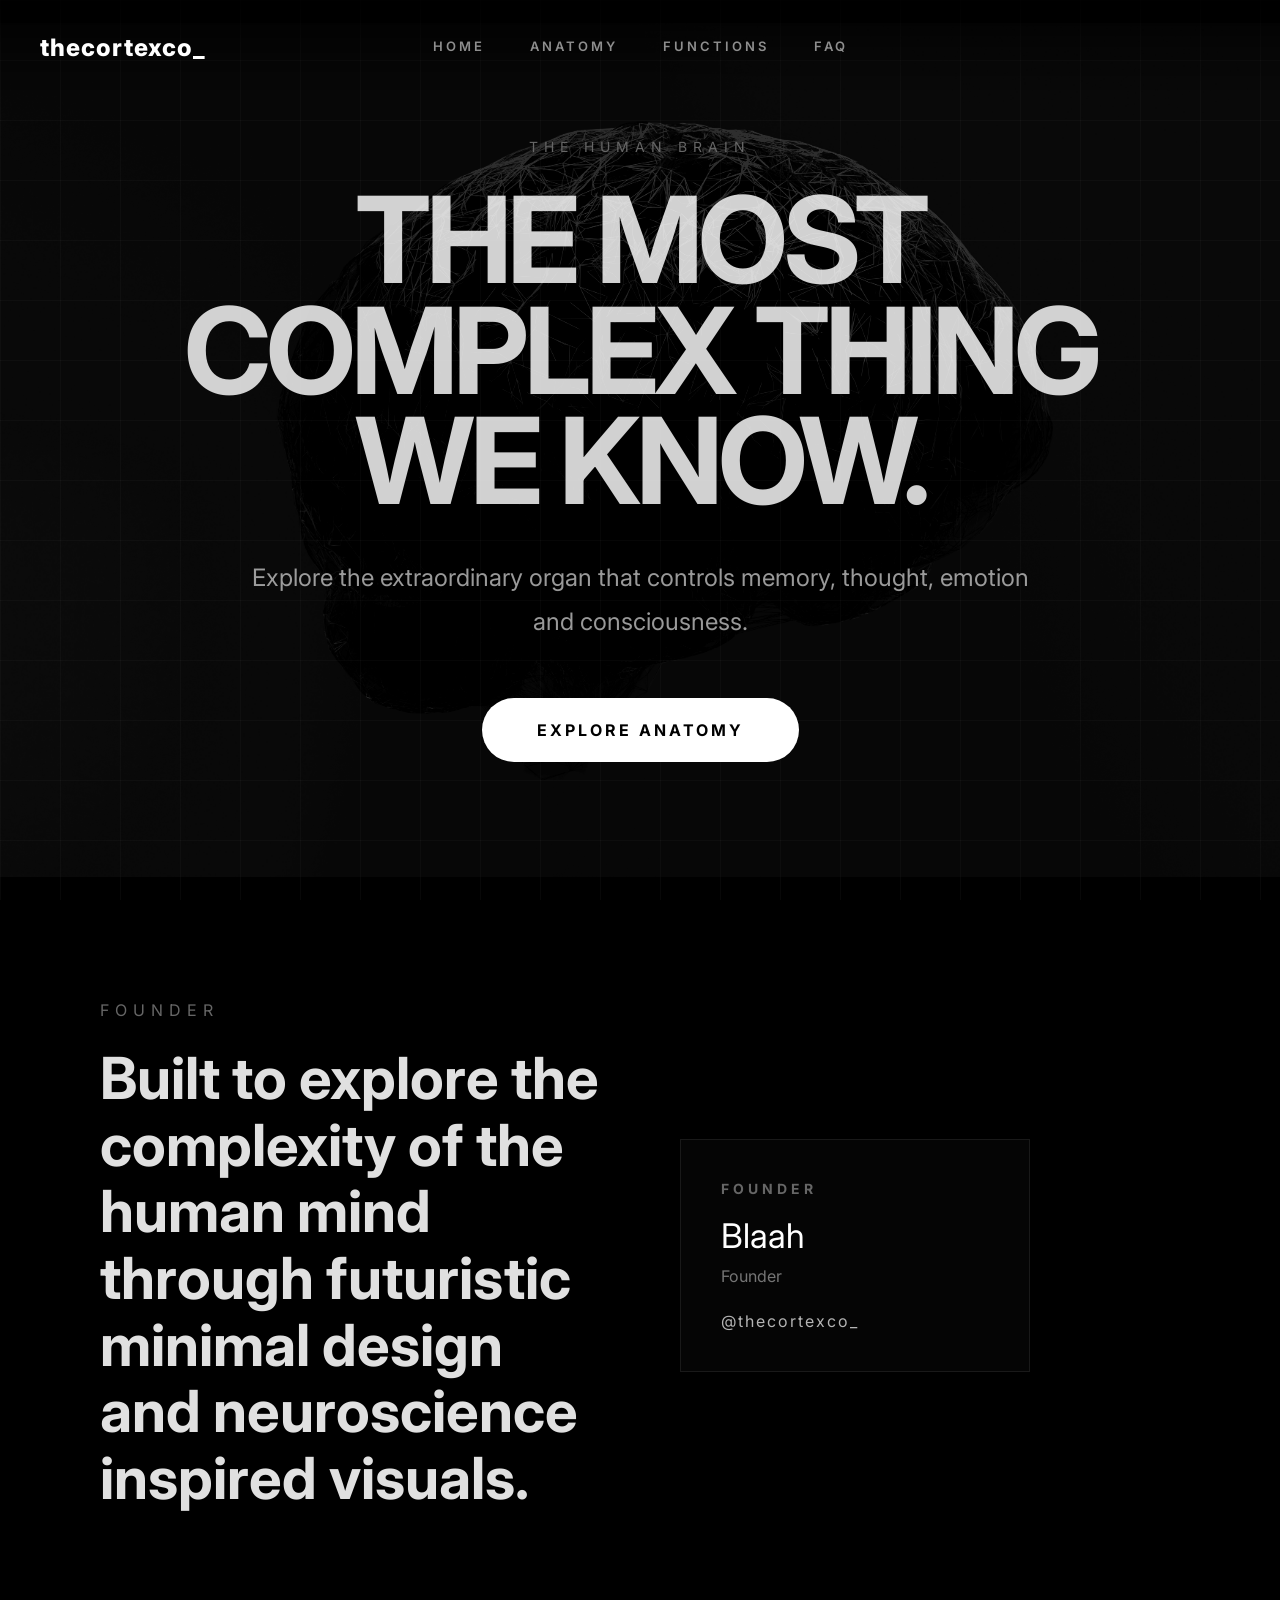
<file: index.html>
<!DOCTYPE html>
<html lang="en">

<head>

  <meta charset="UTF-8">

  <meta name="viewport" content="width=device-width, initial-scale=1.0">

  <title>thecortexco_</title>

  <link rel="stylesheet" href="style.css">

  <link rel="preconnect" href="https://fonts.googleapis.com">

  <link rel="preconnect" href="https://fonts.gstatic.com" crossorigin>

  <link href="https://fonts.googleapis.com/css2?family=Inter:wght@400;500;700;800&display=swap" rel="stylesheet">

</head>

<body>

  <!-- NAVBAR -->

  <header class="navbar">

    <div class="logo">
      thecortexco_
    </div>

    <ul>
      <li><a href="index.html">HOME</a></li>
      <li><a href="anatomy.html">ANATOMY</a></li>
      <li><a href="functions.html">FUNCTIONS</a></li>
      <li><a href="faq.html">FAQ</a></li>
    </ul>

  </header>

  <!-- HERO -->

  <section class="hero">

    <div class="brain-bg">

      <img
        src="assets/images/brain.logo.jpg"
        alt="brain"
      >

    </div>

    <div class="hero-content">

      <p class="small reveal">
        THE HUMAN BRAIN
      </p>

      <h1 class="reveal delay-1">
        THE MOST <br>
        COMPLEX THING <br>
        WE KNOW.
      </h1>

      <p class="desc reveal delay-2">
        Explore the extraordinary organ that controls memory,
        thought, emotion and consciousness.
      </p>

      <a
        href="anatomy.html"
        class="main-btn reveal delay-3"
      >
        EXPLORE ANATOMY
      </a>

    </div>

  </section>

  <!-- FOUNDER INFO -->

  <section class="founder-section">

    <div class="founder-left reveal">

      <p class="founder-small">
        FOUNDER
      </p>

      <h2>
        Built to explore the complexity of the human mind
        through futuristic minimal design and neuroscience inspired visuals.
      </h2>

    </div>

    <div class="founder-right reveal delay-1">

      <div class="founder-card">

        <h3>FOUNDER</h3>

        <p class="founder-name">
          Blaah
        </p>

        <p class="founder-role">
          Founder 
        </p>

        <a
          href="https://instagram.com/thecortexco_"
          target="_blank"
          class="insta"
        >
          @thecortexco_
        </a>

      </div>

    </div>

  </section>

  <!-- SCRIPT -->

  <script>

    window.addEventListener("load", () => {

      const reveals =
      document.querySelectorAll(".reveal");

      reveals.forEach((element, index) => {

        setTimeout(() => {

          element.classList.add("active");

        }, index * 220);

      });

    });

  </script>

</body>

</html>
</file>
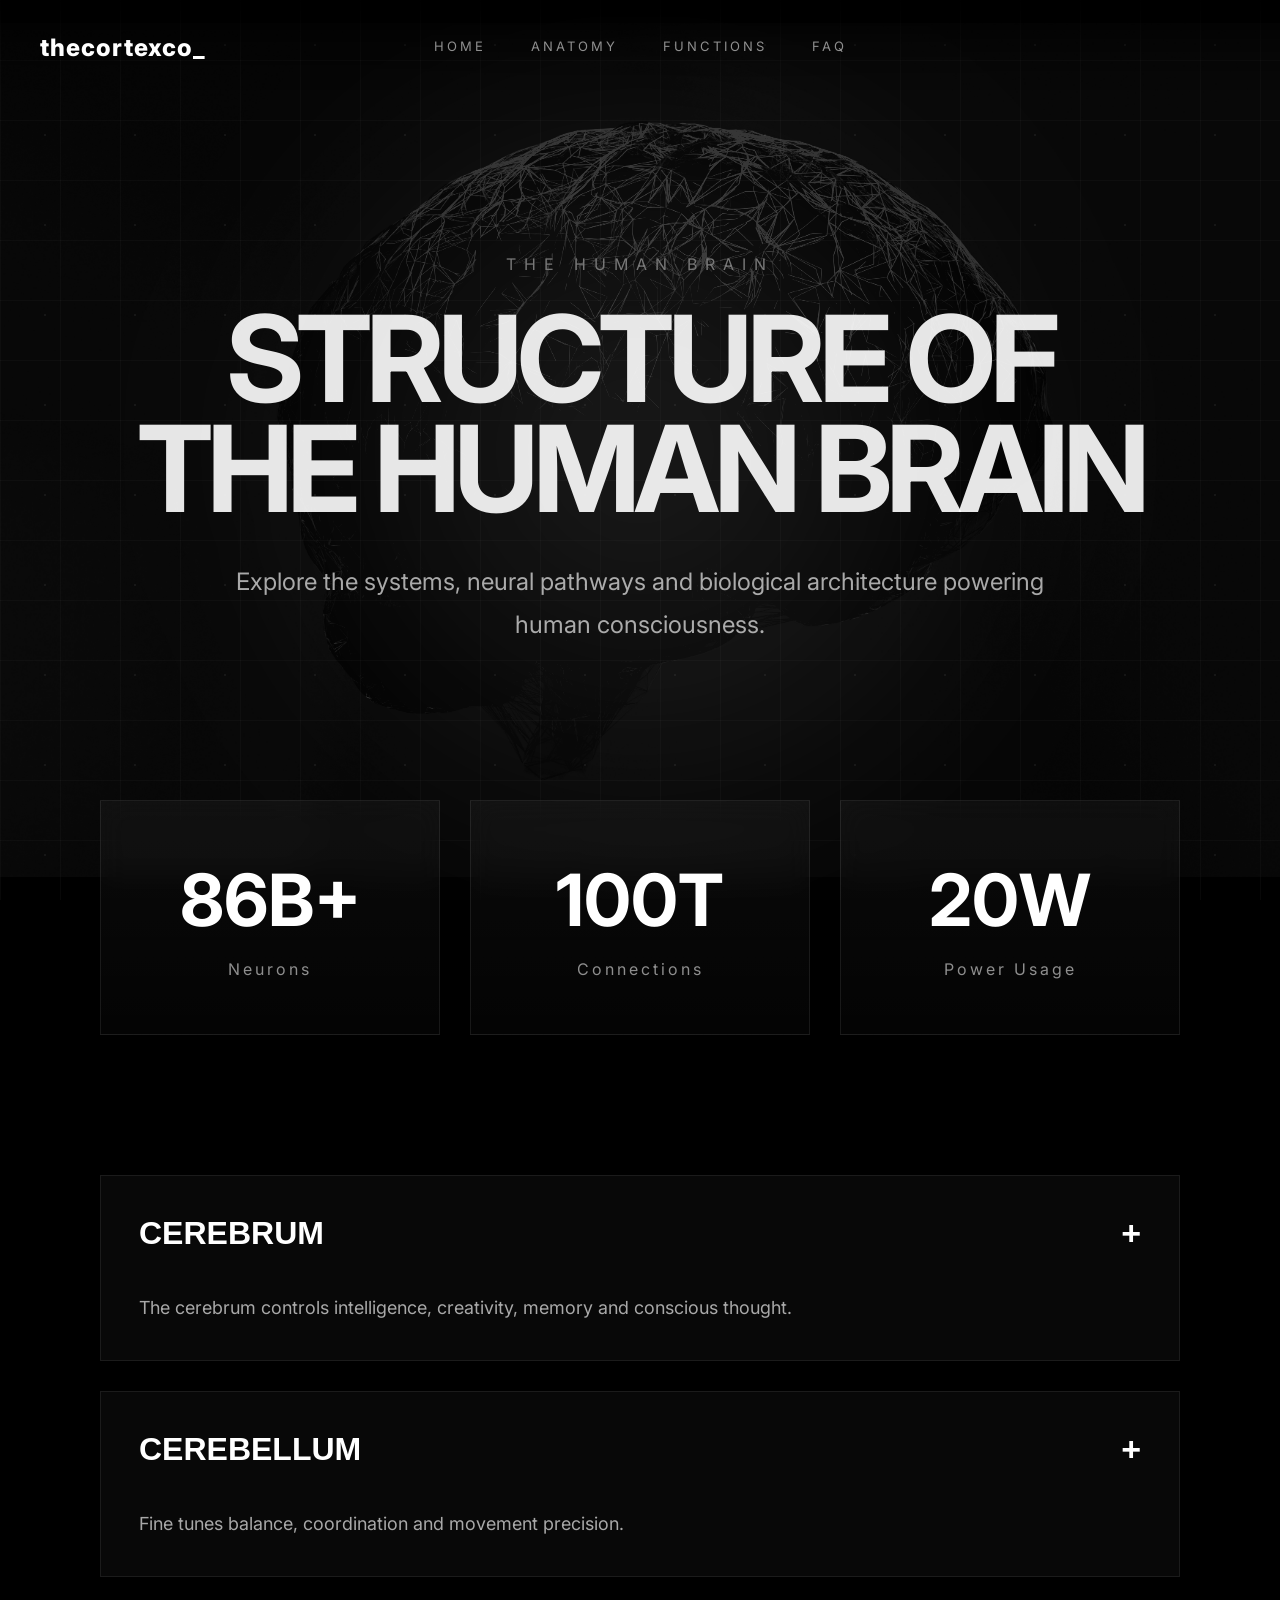
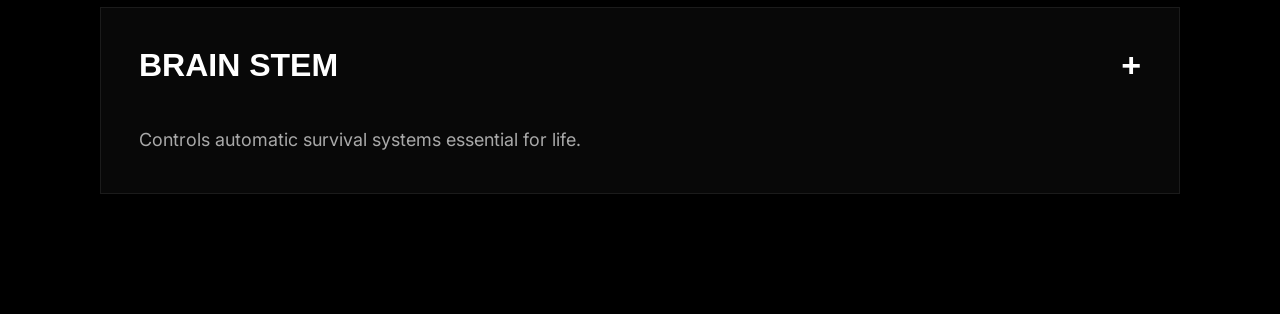
<file: anatomy.html>
<!DOCTYPE html>
<html lang="en">

<head>

  <meta charset="UTF-8">

  <meta name="viewport" content="width=device-width, initial-scale=1.0">

  <title>thecortexco_ | Anatomy</title>

  <link rel="stylesheet" href="anatomy.css">

  <link rel="preconnect" href="https://fonts.googleapis.com">

  <link rel="preconnect" href="https://fonts.gstatic.com" crossorigin>

  <link href="https://fonts.googleapis.com/css2?family=Inter:wght@400;500;700;800&display=swap" rel="stylesheet">

</head>

<body>

  <!-- PARTICLES -->

  <div class="particles"></div>

  <!-- NAVBAR -->

  <header class="navbar">

    <div class="logo">
      thecortexco_
    </div>

    <ul>
      <li><a href="index.html">HOME</a></li>
      <li><a href="anatomy.html" class="active-nav">ANATOMY</a></li>
      <li><a href="functions.html">FUNCTIONS</a></li>
      <li><a href="faq.html">FAQ</a></li>
    </ul>

  </header>

  <!-- HERO -->

  <section class="hero">

    <div class="brain-glow"></div>

    <div class="brain-bg">

      <img
        src="assets/images/brain.logo.jpg"
        alt="brain"
      >

    </div>

    <div class="hero-content">

      <p class="small reveal">
        THE HUMAN BRAIN
      </p>

      <h1 class="reveal delay-1">
        STRUCTURE OF <br>
        THE HUMAN BRAIN
      </h1>

      <p class="desc reveal delay-2">
        Explore the systems, neural pathways and biological
        architecture powering human consciousness.
      </p>

    </div>

  </section>

  <!-- STATS -->

  <section class="stats-section">

    <div class="stat-card">

      <h2>86B+</h2>

      <p>Neurons</p>

    </div>

    <div class="stat-card">

      <h2>100T</h2>

      <p>Connections</p>

    </div>

    <div class="stat-card">

      <h2>20W</h2>

      <p>Power Usage</p>

    </div>

  </section>

  <!-- BRAIN PARTS -->

  <section class="brain-sections">

    <!-- CEREBRUM -->

    <div class="brain-part reveal">

      <button class="brain-title">

        <span>CEREBRUM</span>

        <span class="plus">+</span>

      </button>

      <div class="brain-preview">

        <p>
          The cerebrum controls intelligence,
          creativity, memory and conscious thought.
        </p>

      </div>

      <div class="brain-dropdown">

        <div class="brain-info-grid">

          <div class="info-box">

            <h4>LANGUAGE</h4>

            <p>
              Controls communication and speech processing.
            </p>

          </div>

          <div class="info-box">

            <h4>MEMORY</h4>

            <p>
              Stores long term experiences and learning.
            </p>

          </div>

          <div class="info-box">

            <h4>THINKING</h4>

            <p>
              Enables reasoning, planning and imagination.
            </p>

          </div>

        </div>

      </div>

    </div>

    <!-- CEREBELLUM -->

    <div class="brain-part reveal">

      <button class="brain-title">

        <span>CEREBELLUM</span>

        <span class="plus">+</span>

      </button>

      <div class="brain-preview">

        <p>
          Fine tunes balance, coordination and movement precision.
        </p>

      </div>

      <div class="brain-dropdown">

        <div class="brain-info-grid">

          <div class="info-box">

            <h4>BALANCE</h4>

            <p>
              Maintains body equilibrium during movement.
            </p>

          </div>

          <div class="info-box">

            <h4>COORDINATION</h4>

            <p>
              Synchronizes muscle movements precisely.
            </p>

          </div>

          <div class="info-box">

            <h4>REFLEXES</h4>

            <p>
              Improves physical reaction timing.
            </p>

          </div>

        </div>

      </div>

    </div>

    <!-- BRAIN STEM -->

    <div class="brain-part reveal">

      <button class="brain-title">

        <span>BRAIN STEM</span>

        <span class="plus">+</span>

      </button>

      <div class="brain-preview">

        <p>
          Controls automatic survival systems essential for life.
        </p>

      </div>

      <div class="brain-dropdown">

        <div class="brain-info-grid">

          <div class="info-box">

            <h4>BREATHING</h4>

            <p>
              Regulates respiratory activity automatically.
            </p>

          </div>

          <div class="info-box">

            <h4>HEART RATE</h4>

            <p>
              Controls heartbeat and blood pressure.
            </p>

          </div>

          <div class="info-box">

            <h4>SLEEP</h4>

            <p>
              Maintains unconscious body functions during rest.
            </p>

          </div>

        </div>

      </div>

    </div>

  </section>

  <!-- SCRIPT -->

  <script>

    window.addEventListener("load", () => {

      const reveals =
      document.querySelectorAll(".reveal");

      reveals.forEach((element, index) => {

        setTimeout(() => {

          element.classList.add("active");

        }, index * 180);

      });

    });

    // SCROLL ANIMATIONS

    const observer =
    new IntersectionObserver((entries) => {

      entries.forEach((entry) => {

        if(entry.isIntersecting){

          entry.target.classList.add("active");

        }

      });

    }, {
      threshold:0.2
    });

    document
    .querySelectorAll(".stat-card")
    .forEach((card) => {

      observer.observe(card);

    });

    // DROPDOWNS

    const titles =
    document.querySelectorAll(".brain-title");

    titles.forEach((title) => {

      title.addEventListener("click", () => {

        const dropdown =
        title.parentElement.querySelector(
          ".brain-dropdown"
        );

        const plus =
        title.querySelector(".plus");

        dropdown.classList.toggle("open");

        plus.classList.toggle("rotate");

      });

    });

  </script>

</body>

</html>
</file>
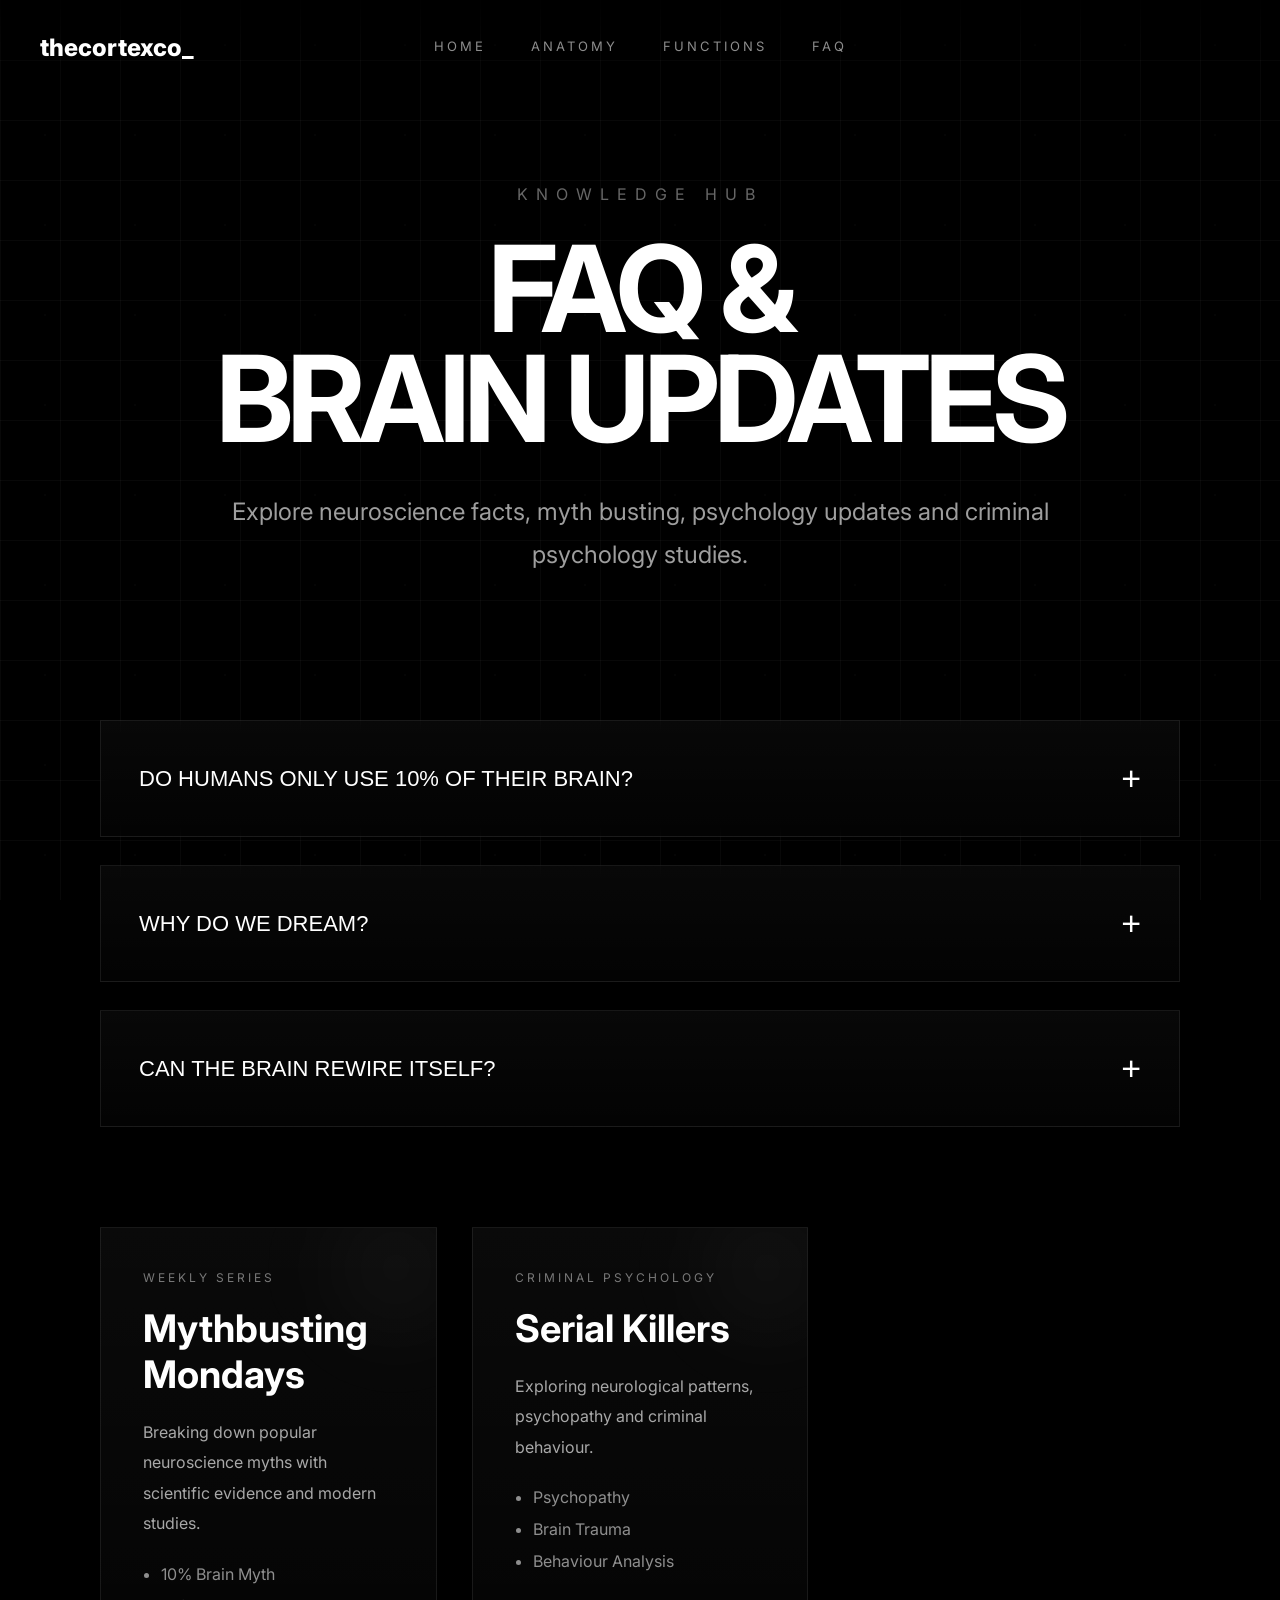
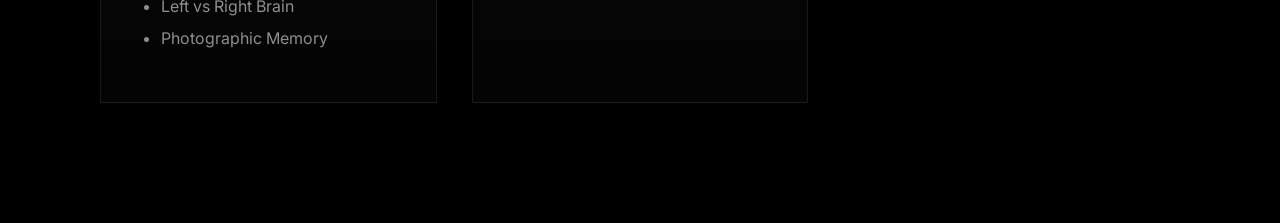
<file: faq.html>
<!DOCTYPE html>
<html lang="en">

<head>

  <meta charset="UTF-8">

  <meta name="viewport" content="width=device-width, initial-scale=1.0">

  <title>thecortexco_ | FAQ</title>

  <link rel="stylesheet" href="faq.css">

  <link rel="preconnect" href="https://fonts.googleapis.com">

  <link rel="preconnect" href="https://fonts.gstatic.com" crossorigin>

  <link href="https://fonts.googleapis.com/css2?family=Inter:wght@400;500;700;800&display=swap" rel="stylesheet">

</head>

<body>

  <!-- PARTICLES -->

  <div class="particles"></div>

  <!-- NAVBAR -->

  <header class="navbar">

    <div class="logo">
      thecortexco_
    </div>

    <ul>
      <li><a href="index.html">HOME</a></li>
      <li><a href="anatomy.html">ANATOMY</a></li>
      <li><a href="functions.html">FUNCTIONS</a></li>
      <li><a href="faq.html" class="active-nav">FAQ</a></li>
    </ul>

  </header>

  <!-- HERO -->

  <section class="hero">

    <div class="hero-content">

      <p class="small reveal">
        KNOWLEDGE HUB
      </p>

      <h1 class="reveal delay-1">
        FAQ & <br>
        BRAIN UPDATES
      </h1>

      <p class="desc reveal delay-2">
        Explore neuroscience facts, myth busting,
        psychology updates and criminal psychology studies.
      </p>

    </div>

  </section>

  <!-- FAQ -->

  <section class="faq-section">

    <!-- FAQ CARD -->

    <div class="faq-card reveal">

      <button class="faq-question">

        <span>
          DO HUMANS ONLY USE 10% OF THEIR BRAIN?
        </span>

        <span class="plus">+</span>

      </button>

      <div class="faq-answer">

        <p>
          No. Brain scans show activity throughout nearly
          every region of the brain during daily tasks.
          The 10% myth is scientifically false.
        </p>

      </div>

    </div>

    <!-- FAQ CARD -->

    <div class="faq-card reveal delay-1">

      <button class="faq-question">

        <span>
          WHY DO WE DREAM?
        </span>

        <span class="plus">+</span>

      </button>

      <div class="faq-answer">

        <p>
          Dreams may help emotional processing,
          memory consolidation and subconscious thinking.
        </p>

      </div>

    </div>

    <!-- FAQ CARD -->

    <div class="faq-card reveal delay-2">

      <button class="faq-question">

        <span>
          CAN THE BRAIN REWIRE ITSELF?
        </span>

        <span class="plus">+</span>

      </button>

      <div class="faq-answer">

        <p>
          Yes. Neuroplasticity allows the brain
          to form new neural connections and adapt.
        </p>

      </div>

    </div>

  </section>

  <!-- UPDATE CARDS -->

  <section class="updates-grid">

    <!-- CARD -->

    <div class="update-card reveal">

      <div class="card-glow"></div>

      <p class="update-tag">
        WEEKLY SERIES
      </p>

      <h2>
        Mythbusting Mondays
      </h2>

      <p class="update-text">
        Breaking down popular neuroscience myths
        with scientific evidence and modern studies.
      </p>

      <ul>
        <li>10% Brain Myth</li>
        <li>Left vs Right Brain</li>
        <li>Photographic Memory</li>
      </ul>

    </div>

    <!-- CARD -->

    <div class="update-card reveal delay-1">

      <div class="card-glow"></div>

      <p class="update-tag">
        CRIMINAL PSYCHOLOGY
      </p>

      <h2>
        Serial Killers
      </h2>

      <p class="update-text">
        Exploring neurological patterns,
        psychopathy and criminal behaviour.
      </p>

      <ul>
        <li>Psychopathy</li>
        <li>Brain Trauma</li>
        <li>Behaviour Analysis</li>
      </ul>

    </div>

    <!-- CARD -->

    <div class="update-card reveal delay-2">

      <div class="card-glow"></div>

      <p class="update-tag">
        UPCOMING
      </p>

      <h2>
        Future Topics
      </h2>

      <p class="update-text">
        Upcoming neuroscience and psychology
        content releasing soon.
      </p>

      <ul>
        <li>Sleep Science</li>
        <li>Lucid Dreaming</li>
        <li>AI & Consciousness</li>
      </ul>

    </div>

  </section>

  <!-- SCRIPT -->

  <script>

    // REVEALS

    window.addEventListener("load", () => {

      const reveals =
      document.querySelectorAll(".reveal");

      reveals.forEach((element, index) => {

        setTimeout(() => {

          element.classList.add("active");

        }, index * 180);

      });

    });

    // FAQ OPEN

    const questions =
    document.querySelectorAll(".faq-question");

    questions.forEach((question) => {

      question.addEventListener("click", () => {

        const answer =
        question.parentElement.querySelector(
          ".faq-answer"
        );

        const plus =
        question.querySelector(".plus");

        answer.classList.toggle("open");

        plus.classList.toggle("rotate");

      });

    });

  </script>

</body>

</html>
</file>
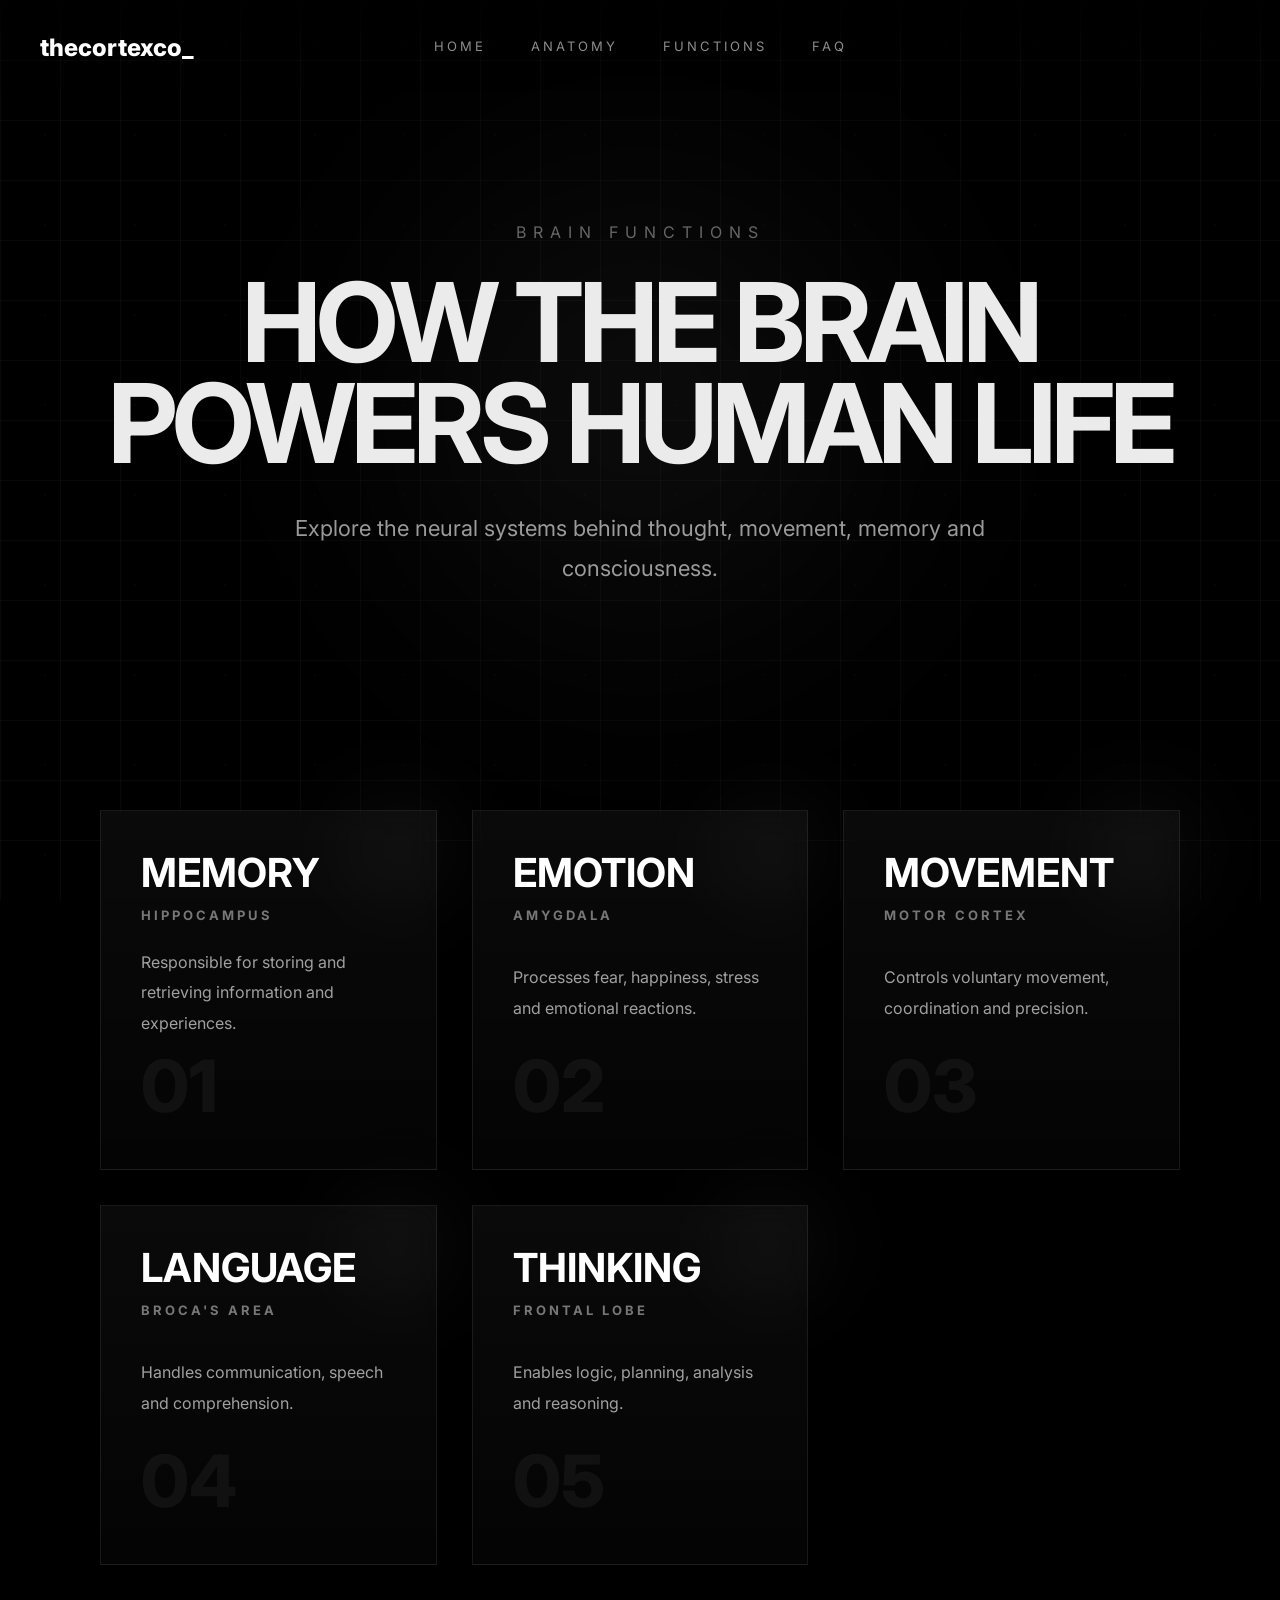
<file: functions.html>
<!DOCTYPE html>
<html lang="en">

<head>

  <meta charset="UTF-8">

  <meta name="viewport" content="width=device-width, initial-scale=1.0">

  <title>thecortexco_ | Functions</title>

  <link rel="stylesheet" href="functions.css">

  <link rel="preconnect" href="https://fonts.googleapis.com">

  <link rel="preconnect" href="https://fonts.gstatic.com" crossorigin>

  <link href="https://fonts.googleapis.com/css2?family=Inter:wght@400;500;700;800&display=swap" rel="stylesheet">

</head>

<body>

  <!-- PARTICLES -->

  <div class="particles"></div>

  <!-- NAVBAR -->

  <header class="navbar">

    <div class="logo">
      thecortexco_
    </div>

    <ul>
      <li><a href="index.html">HOME</a></li>
      <li><a href="anatomy.html">ANATOMY</a></li>
      <li><a href="functions.html" class="active-nav">FUNCTIONS</a></li>
      <li><a href="faq.html">FAQ</a></li>
    </ul>

  </header>

  <!-- HERO -->

  <section class="hero">

    <div class="hero-glow"></div>

    <div class="hero-content">

      <p class="small reveal">
        BRAIN FUNCTIONS
      </p>

      <h1 class="reveal delay-1">
        HOW THE BRAIN <br>
        POWERS HUMAN LIFE
      </h1>

      <p class="desc reveal delay-2">
        Explore the neural systems behind thought,
        movement, memory and consciousness.
      </p>

    </div>

  </section>

  <!-- FUNCTIONS GRID -->

  <section class="functions-grid">

    <!-- MEMORY -->

    <div class="function-card reveal">

      <div class="card-glow"></div>

      <div class="scan-line"></div>

      <div class="card-inner">

        <!-- FRONT -->

        <div class="card-front">

          <div>

            <h2>MEMORY</h2>

            <h3>HIPPOCAMPUS</h3>

          </div>

          <p class="front-info">
            Responsible for storing and retrieving
            information and experiences.
          </p>

          <span>01</span>

        </div>

        <!-- BACK -->

        <div class="card-back">

          <div>

            <h4>HOW IT WORKS</h4>

            <p>
              Neural pathways strengthen through repetition,
              allowing the brain to retain knowledge,
              memories and learned behaviour.
            </p>

            <ul>
              <li>Short-term memory</li>
              <li>Long-term storage</li>
              <li>Learning pathways</li>
            </ul>

          </div>

        </div>

      </div>

    </div>

    <!-- EMOTION -->

    <div class="function-card reveal delay-1">

      <div class="card-glow"></div>

      <div class="scan-line"></div>

      <div class="card-inner">

        <div class="card-front">

          <div>

            <h2>EMOTION</h2>

            <h3>AMYGDALA</h3>

          </div>

          <p class="front-info">
            Processes fear, happiness,
            stress and emotional reactions.
          </p>

          <span>02</span>

        </div>

        <div class="card-back">

          <div>

            <h4>HOW IT WORKS</h4>

            <p>
              The amygdala rapidly analyzes emotional
              stimuli and triggers behavioural responses.
            </p>

            <ul>
              <li>Fear response</li>
              <li>Emotional memory</li>
              <li>Social reactions</li>
            </ul>

          </div>

        </div>

      </div>

    </div>

    <!-- MOVEMENT -->

    <div class="function-card reveal delay-2">

      <div class="card-glow"></div>

      <div class="scan-line"></div>

      <div class="card-inner">

        <div class="card-front">

          <div>

            <h2>MOVEMENT</h2>

            <h3>MOTOR CORTEX</h3>

          </div>

          <p class="front-info">
            Controls voluntary movement,
            coordination and precision.
          </p>

          <span>03</span>

        </div>

        <div class="card-back">

          <div>

            <h4>HOW IT WORKS</h4>

            <p>
              Electrical signals travel from the motor cortex
              through the nervous system to muscles.
            </p>

            <ul>
              <li>Body coordination</li>
              <li>Balance control</li>
              <li>Reflex actions</li>
            </ul>

          </div>

        </div>

      </div>

    </div>

    <!-- LANGUAGE -->

    <div class="function-card reveal">

      <div class="card-glow"></div>

      <div class="scan-line"></div>

      <div class="card-inner">

        <div class="card-front">

          <div>

            <h2>LANGUAGE</h2>

            <h3>BROCA'S AREA</h3>

          </div>

          <p class="front-info">
            Handles communication,
            speech and comprehension.
          </p>

          <span>04</span>

        </div>

        <div class="card-back">

          <div>

            <h4>HOW IT WORKS</h4>

            <p>
              Specialized brain regions interpret words,
              sounds and sentence structure.
            </p>

            <ul>
              <li>Speech formation</li>
              <li>Reading ability</li>
              <li>Language processing</li>
            </ul>

          </div>

        </div>

      </div>

    </div>

    <!-- THINKING -->

    <div class="function-card reveal delay-1">

      <div class="card-glow"></div>

      <div class="scan-line"></div>

      <div class="card-inner">

        <div class="card-front">

          <div>

            <h2>THINKING</h2>

            <h3>FRONTAL LOBE</h3>

          </div>

          <p class="front-info">
            Enables logic, planning,
            analysis and reasoning.
          </p>

          <span>05</span>

        </div>

        <div class="card-back">

          <div>

            <h4>HOW IT WORKS</h4>

            <p>
              The frontal lobe evaluates information
              and helps humans make complex decisions.
            </p>

            <ul>
              <li>Decision making</li>
              <li>Problem solving</li>
              <li>Critical thinking</li>
            </ul>

          </div>

        </div>

      </div>

    </div>

    <!-- CONSCIOUSNESS -->

    <div class="function-card reveal delay-2">

      <div class="card-glow"></div>

      <div class="scan-line"></div>

      <div class="card-inner">

        <div class="card-front">

          <div>

            <h2>CONSCIOUSNESS</h2>

            <h3>CEREBRAL CORTEX</h3>

          </div>

          <p class="front-info">
            Creates awareness,
            identity and perception.
          </p>

          <span>06</span>

        </div>

        <div class="card-back">

          <div>

            <h4>HOW IT WORKS</h4>

            <p>
              Billions of neurons synchronize activity
              to produce conscious experience.
            </p>

            <ul>
              <li>Self awareness</li>
              <li>Perception</li>
              <li>Conscious thought</li>
            </ul>

          </div>

        </div>

      </div>

    </div>

  </section>

  <!-- SCRIPT -->

  <script>

    window.addEventListener("load", () => {

      const reveals =
      document.querySelectorAll(".reveal");

      reveals.forEach((element, index) => {

        setTimeout(() => {

          element.classList.add("active");

        }, index * 180);

      });

    });

  </script>

</body>

</html>
</file>
<file: style.css>
*{
  margin:0;
  padding:0;
  box-sizing:border-box;
}

html{
  scroll-behavior:smooth;
}

body{
  background:#000;
  color:white;
  font-family:'Inter',sans-serif;
  overflow-x:hidden;
}

/* GRID */

body::before{
  content:"";

  position:fixed;

  inset:0;

  background-image:
  linear-gradient(rgba(255,255,255,0.03) 1px, transparent 1px),
  linear-gradient(90deg, rgba(255,255,255,0.03) 1px, transparent 1px);

  background-size:60px 60px;

  z-index:-1;
}

/* NAVBAR */

.navbar{
  position:fixed;

  top:0;
  left:0;

  width:100%;

  height:90px;

  display:flex;

  justify-content:center;
  align-items:center;

  padding:0 40px;

  z-index:999;

  background:
  linear-gradient(
  to bottom,
  rgba(0,0,0,0.85),
  rgba(0,0,0,0.35),
  transparent
  );
}

/* LOGO */

.logo{
  position:absolute;

  left:40px;

  top:52%;

  transform:translateY(-50%);

  font-size:24px;

  font-weight:800;

  letter-spacing:1px;

  color:white;
}

/* NAV LINKS */

.navbar ul{
  display:flex;

  align-items:center;

  gap:45px;

  list-style:none;
}

.navbar a{
  color:rgba(255,255,255,0.55);

  text-decoration:none;

  font-size:13px;

  font-weight:600;

  letter-spacing:3px;

  transition:0.3s;
}

.navbar a:hover{
  color:white;

  transform:translateY(-2px);
}

/* HERO */

.hero{
  min-height:100vh;

  display:flex;

  justify-content:center;
  align-items:center;

  text-align:center;

  position:relative;

  overflow:hidden;

  padding:120px 20px;
}

/* BRAIN BG */

.brain-bg{
  position:absolute;

  inset:0;

  display:flex;

  justify-content:center;
  align-items:center;
}

.brain-bg img{
  width:1500px;

  opacity:0.18;

  filter:
  brightness(180%)
  contrast(130%)
  grayscale(100%);

  animation:float 8s ease-in-out infinite;
}

/* HERO CONTENT */

.hero-content{
  position:relative;

  z-index:5;

  max-width:1400px;
}

.small{
  color:#666;

  letter-spacing:6px;

  margin-bottom:30px;

  font-size:14px;
}

.hero-content h1{
  font-size:120px;

  line-height:0.92;

  letter-spacing:-5px;

  color:rgba(255,255,255,0.82);

  margin-bottom:40px;
}

.desc{
  color:rgba(255,255,255,0.6);

  font-size:24px;

  line-height:1.8;

  max-width:800px;

  margin:auto;

  margin-bottom:55px;
}

/* BUTTON */

.main-btn{
  display:inline-block;

  padding:22px 55px;

  border-radius:50px;

  background:white;

  color:black;

  text-decoration:none;

  font-weight:700;

  letter-spacing:3px;

  transition:0.3s;
}

.main-btn:hover{
  transform:translateY(-5px);
}

/* FOUNDER SECTION */

.founder-section{
  display:grid;

  grid-template-columns:1fr 1fr;

  gap:80px;

  align-items:center;

  padding:100px;

  position:relative;

  z-index:5;
}

.founder-small{
  color:#666;

  letter-spacing:6px;

  margin-bottom:25px;
}

.founder-left h2{
  font-size:58px;

  line-height:1.15;

  color:rgba(255,255,255,0.88);
}

.founder-right{
  display:flex;

  justify-content:flex-start;
}

.founder-card{
  width:350px;

  max-width:100%;

  border:1px solid rgba(255,255,255,0.08);

  background:rgba(255,255,255,0.02);

  padding:40px;

  backdrop-filter:blur(10px);

  transition:0.4s;
}

.founder-card:hover{
  transform:translateY(-8px);

  border-color:rgba(255,255,255,0.2);
}

.founder-card h3{
  font-size:14px;

  letter-spacing:4px;

  color:#666;

  margin-bottom:18px;
}

.founder-name{
  font-size:34px;

  color:white;

  margin-bottom:10px;
}

.founder-role{
  color:rgba(255,255,255,0.45);

  font-size:16px;

  margin-bottom:25px;
}

.insta{
  color:rgba(255,255,255,0.7);

  text-decoration:none;

  letter-spacing:2px;

  transition:0.3s;
}

.insta:hover{
  color:white;
}

/* FLOAT */

@keyframes float{

  0%{
    transform:translateY(0);
  }

  50%{
    transform:translateY(-20px);
  }

  100%{
    transform:translateY(0);
  }

}

/* REVEAL */

.reveal{
  opacity:0;

  transform:translateY(60px);

  transition:0.8s ease;
}

.reveal.active{
  opacity:1;

  transform:translateY(0);
}

.delay-1{
  transition-delay:0.1s;
}

.delay-2{
  transition-delay:0.25s;
}

.delay-3{
  transition-delay:0.4s;
}

/* TABLET */

@media(max-width:1024px){

  .hero-content h1{
    font-size:80px;
  }

  .founder-section{
    padding:80px 40px;
    gap:50px;
  }

  .founder-left h2{
    font-size:46px;
  }

}

/* MOBILE */

@media(max-width:768px){

  body{
    overflow-x:hidden;
  }

  .navbar{
    height:auto;

    padding:20px;

    flex-direction:column;

    gap:18px;
  }

  .logo{
    position:relative;

    left:0;

    top:0;

    transform:none;

    font-size:20px;
  }

  .navbar ul{
    gap:18px;

    flex-wrap:wrap;

    justify-content:center;
  }

  .navbar a{
    font-size:10px;

    letter-spacing:2px;
  }

  .hero{
    padding:180px 20px 100px;
    min-height:auto;
  }

  .hero-content{
    width:100%;
  }

  .small{
    font-size:11px;
    letter-spacing:4px;
  }

  .hero-content h1{
    font-size:58px;

    letter-spacing:-2px;

    line-height:1;
  }

  .desc{
    font-size:18px;

    line-height:1.7;

    padding:0 10px;
  }

  .main-btn{
    padding:18px 36px;

    font-size:13px;

    letter-spacing:2px;
  }

  .brain-bg img{
    width:900px;
    opacity:0.12;
  }

  .founder-section{
    grid-template-columns:1fr;

    padding:40px 20px 80px;

    gap:40px;
  }

  .founder-left{
    text-align:center;
  }

  .founder-left h2{
    font-size:38px;
  }

  .founder-right{
    justify-content:center;
  }

  .founder-card{
    width:100%;

    padding:30px;
  }

  .founder-name{
    font-size:28px;
  }

}

/* EXTRA SMALL DEVICES */

@media(max-width:480px){

  .hero-content h1{
    font-size:42px;
  }

  .desc{
    font-size:15px;
  }

  .founder-left h2{
    font-size:30px;
  }

  .founder-card{
    padding:24px;
  }

  .founder-name{
    font-size:24px;
  }

  .main-btn{
    width:100%;
    text-align:center;
  }

}

*{
    -webkit-tap-highlight-color: transparent;
}
</file>
<file: anatomy.css>
*{
  margin:0;
  padding:0;
  box-sizing:border-box;
}

body{
  background:#000;
  color:white;
  font-family:'Inter',sans-serif;
  overflow-x:hidden;
}

/* GRID */

body::before{
  content:"";

  position:fixed;

  inset:0;

  background-image:
  linear-gradient(rgba(255,255,255,0.03) 1px, transparent 1px),
  linear-gradient(90deg, rgba(255,255,255,0.03) 1px, transparent 1px);

  background-size:60px 60px;

  z-index:-5;
}

/* PARTICLES */

.particles{
  position:fixed;

  inset:0;

  background-image:
  radial-gradient(circle, rgba(255,255,255,0.14) 1px, transparent 1px);

  background-size:90px 90px;

  animation:
  particleMove 40s linear infinite,
  particleFade 6s ease-in-out infinite;

  opacity:0.5;

  z-index:-4;
}

@keyframes particleMove{

  from{
    transform:translateY(0);
  }

  to{
    transform:translateY(-300px);
  }

}

@keyframes particleFade{

  0%{
    opacity:0.2;
  }

  50%{
    opacity:0.6;
  }

  100%{
    opacity:0.2;
  }

}

/* NAVBAR */

.navbar{
  position:fixed;

  top:0;
  left:0;

  width:100%;

  height:90px;

  display:flex;

  justify-content:center;
  align-items:center;

  padding:0 40px;

  z-index:999;

  background:
  linear-gradient(
  to bottom,
  rgba(0,0,0,0.9),
  rgba(0,0,0,0.3),
  transparent
  );
}

/* LOGO */

.logo{
  position:absolute;

  left:40px;

  top:52%;

  transform:translateY(-50%);

  font-size:24px;

  font-weight:800;

  letter-spacing:1px;

  color:white;
}

/* NAV */

.navbar ul{
  display:flex;

  gap:45px;

  list-style:none;

  align-items:center;
}

.navbar a{
  color:rgba(255,255,255,0.55);

  text-decoration:none;

  font-size:13px;

  letter-spacing:3px;

  transition:0.35s;
}

.navbar a:hover{
  color:white;

  text-shadow:
  0 0 12px rgba(255,255,255,0.6);

  transform:translateY(-2px);
}

/* HERO */

.hero{
  min-height:100vh;

  display:flex;

  justify-content:center;
  align-items:center;

  text-align:center;

  position:relative;

  overflow:hidden;

  padding:120px 20px;
}

/* GLOW */

.brain-glow{
  position:absolute;

  width:900px;
  height:900px;

  border-radius:50%;

  background:
  radial-gradient(
  circle,
  rgba(255,255,255,0.14),
  transparent 70%
  );

  filter:blur(80px);

  animation:
  pulse 5s ease-in-out infinite,
  rotateGlow 18s linear infinite;
}

@keyframes pulse{

  0%{
    transform:scale(1);
  }

  50%{
    transform:scale(1.15);
  }

  100%{
    transform:scale(1);
  }

}

@keyframes rotateGlow{

  from{
    transform:rotate(0deg);
  }

  to{
    transform:rotate(360deg);
  }

}

/* BRAIN */

.brain-bg{
  position:absolute;

  inset:0;

  display:flex;

  justify-content:center;
  align-items:center;
}

.brain-bg img{
  width:1500px;

  opacity:0.18;

  filter:
  brightness(190%)
  contrast(150%)
  grayscale(100%);

  animation:
  float 8s ease-in-out infinite,
  brainPulse 4s ease-in-out infinite;
}

@keyframes float{

  0%{
    transform:translateY(0px);
  }

  50%{
    transform:translateY(-25px);
  }

  100%{
    transform:translateY(0px);
  }

}

@keyframes brainPulse{

  0%{
    opacity:0.12;
  }

  50%{
    opacity:0.22;
  }

  100%{
    opacity:0.12;
  }

}

/* HERO CONTENT */

.hero-content{
  position:relative;

  z-index:5;

  max-width:1300px;
}

.small{
  color:#777;

  letter-spacing:8px;

  margin-bottom:30px;

  animation:flicker 4s infinite;
}

@keyframes flicker{

  0%{
    opacity:0.4;
  }

  50%{
    opacity:1;
  }

  100%{
    opacity:0.4;
  }

}

.hero-content h1{
  font-size:120px;

  line-height:0.92;

  letter-spacing:-6px;

  margin-bottom:35px;

  color:rgba(255,255,255,0.9);

  animation:titleFloat 6s ease-in-out infinite;
}

@keyframes titleFloat{

  0%{
    transform:translateY(0px);
  }

  50%{
    transform:translateY(-10px);
  }

  100%{
    transform:translateY(0px);
  }

}

.desc{
  color:rgba(255,255,255,0.65);

  font-size:24px;

  line-height:1.8;

  max-width:820px;

  margin:auto;
}

/* STATS */

.stats-section{
  display:grid;

  grid-template-columns:repeat(3,1fr);

  gap:30px;

  padding:0 100px 120px;

  margin-top:-100px;

  position:relative;

  z-index:5;
}

.stat-card{
  position:relative;

  overflow:hidden;

  border:1px solid rgba(255,255,255,0.08);

  background:
  linear-gradient(
  180deg,
  rgba(255,255,255,0.04),
  rgba(255,255,255,0.015)
  );

  backdrop-filter:blur(14px);

  padding:55px 30px;

  text-align:center;

  transition:0.5s;

  opacity:0;

  transform:
  translateY(120px)
  scale(0.92);
}

.stat-card.active{
  opacity:1;

  transform:
  translateY(0)
  scale(1);
}

.stat-card:hover{
  transform:
  translateY(-12px)
  scale(1.03);

  border-color:rgba(255,255,255,0.22);

  box-shadow:
  0 0 60px rgba(255,255,255,0.08);
}

.stat-card h2{
  font-size:72px;

  margin-bottom:16px;
}

.stat-card p{
  color:rgba(255,255,255,0.55);

  letter-spacing:3px;
}

/* BRAIN SECTIONS */

.brain-sections{
  display:flex;

  flex-direction:column;

  gap:30px;

  padding:20px 100px 120px;
}

.brain-part{
  border:1px solid rgba(255,255,255,0.08);

  background:rgba(255,255,255,0.03);

  backdrop-filter:blur(14px);

  overflow:hidden;

  transition:0.45s;
}

.brain-part:hover{
  transform:
  translateY(-8px)
  scale(1.01);

  border-color:rgba(255,255,255,0.2);

  box-shadow:
  0 0 60px rgba(255,255,255,0.07);
}

.brain-title{
  width:100%;

  background:none;

  border:none;

  color:white;

  display:flex;

  justify-content:space-between;

  align-items:center;

  gap:20px;

  padding:38px;

  font-size:32px;

  font-weight:700;

  cursor:pointer;

  text-align:left;
}

.plus{
  font-size:34px;

  transition:0.4s ease;

  flex-shrink:0;
}

.plus.rotate{
  transform:rotate(45deg);
}

.brain-preview{
  padding:0 38px 35px;
}

.brain-preview p{
  color:rgba(255,255,255,0.65);

  font-size:18px;

  line-height:1.9;
}

.brain-dropdown{
  max-height:0;

  overflow:hidden;

  opacity:0;

  transition:
  max-height 0.7s ease,
  opacity 0.5s ease;
}

.brain-dropdown.open{
  max-height:1200px;

  opacity:1;
}

.brain-info-grid{
  display:grid;

  grid-template-columns:repeat(3,1fr);

  gap:22px;

  padding:0 38px 38px;
}

.info-box{
  border:1px solid rgba(255,255,255,0.08);

  background:rgba(255,255,255,0.04);

  padding:28px;

  transition:0.35s;
}

.info-box:hover{
  transform:
  translateY(-8px)
  scale(1.03);

  border-color:rgba(255,255,255,0.2);

  box-shadow:
  0 0 30px rgba(255,255,255,0.08);
}

.info-box h4{
  margin-bottom:16px;

  letter-spacing:2px;
}

.info-box p{
  color:rgba(255,255,255,0.68);

  line-height:1.9;
}

/* REVEAL */

.reveal{
  opacity:0;

  transform:translateY(60px);

  transition:0.9s ease;
}

.reveal.active{
  opacity:1;

  transform:translateY(0);
}

/* TABLET */

@media(max-width:1024px){

  .hero-content h1{
    font-size:82px;
  }

  .stats-section{
    padding:20px 40px 100px;
  }

  .brain-sections{
    padding:20px 40px 100px;
  }

  .brain-info-grid{
    grid-template-columns:1fr 1fr;
  }

}

/* MOBILE */

@media(max-width:768px){

  body{
    overflow-x:hidden;
  }

  /* NAVBAR */

  .navbar{
    height:auto;

    padding:20px;

    flex-direction:column;

    gap:18px;
  }

  .logo{
    position:relative;

    left:0;

    top:0;

    transform:none;

    font-size:20px;
  }

  .navbar ul{
    gap:18px;

    flex-wrap:wrap;

    justify-content:center;
  }

  .navbar a{
    font-size:10px;

    letter-spacing:2px;
  }

  /* HERO */

  .hero{
    padding:180px 20px 100px;

    min-height:auto;
  }

  .small{
    font-size:11px;

    letter-spacing:4px;
  }

  .hero-content h1{
    font-size:58px;

    line-height:1;

    letter-spacing:-2px;
  }

  .desc{
    font-size:18px;

    line-height:1.7;

    padding:0 10px;
  }

  .brain-bg img{
    width:850px;

    opacity:0.12;
  }

  .brain-glow{
    width:450px;
    height:450px;

    filter:blur(60px);
  }

  /* STATS */

  .stats-section{
    grid-template-columns:1fr;

    padding:20px;

    margin-top:0;
  }

  .stat-card{
    padding:40px 20px;
  }

  .stat-card h2{
    font-size:48px;
  }

  .stat-card p{
    font-size:13px;
  }

  /* BRAIN */

  .brain-sections{
    padding:20px;
  }

  .brain-title{
    padding:24px;

    font-size:22px;
  }

  .brain-preview{
    padding:0 24px 24px;
  }

  .brain-preview p{
    font-size:15px;

    line-height:1.7;
  }

  .brain-info-grid{
    grid-template-columns:1fr;

    padding:0 24px 24px;
  }

  .info-box{
    padding:22px;
  }

  .info-box p{
    font-size:14px;

    line-height:1.7;
  }

}

/* EXTRA SMALL DEVICES */

@media(max-width:480px){

  .hero-content h1{
    font-size:42px;
  }

  .desc{
    font-size:15px;
  }

  .brain-title{
    font-size:18px;
  }

  .stat-card h2{
    font-size:40px;
  }

}
*{
    -webkit-tap-highlight-color: transparent;
}
</file>
<file: faq.css>
*{
  margin:0;
  padding:0;
  box-sizing:border-box;
}

body{
  background:#000;
  color:white;
  font-family:'Inter',sans-serif;
  overflow-x:hidden;
}

/* GRID */

body::before{
  content:"";
  position:fixed;
  inset:0;

  background-image:
  linear-gradient(rgba(255,255,255,0.03) 1px, transparent 1px),
  linear-gradient(90deg, rgba(255,255,255,0.03) 1px, transparent 1px);

  background-size:60px 60px;

  z-index:-5;
}

/* PARTICLES */

.particles{
  position:fixed;
  inset:0;

  background-image:
  radial-gradient(circle, rgba(255,255,255,0.08) 1px, transparent 1px);

  background-size:90px 90px;

  animation:particlesMove 40s linear infinite;

  opacity:0.25;

  z-index:-4;
}

@keyframes particlesMove{

  from{
    transform:translateY(0);
  }

  to{
    transform:translateY(-250px);
  }

}

/* NAVBAR */

.navbar{
  position:fixed;

  top:0;
  left:0;

  width:100%;
  height:90px;

  display:flex;

  justify-content:center;
  align-items:center;

  padding:0 40px;

  z-index:999;

  background:
  linear-gradient(
  to bottom,
  rgba(0,0,0,0.9),
  rgba(0,0,0,0.2),
  transparent
  );
}

.logo{
  position:absolute;

  left:40px;

  top:52%;

  transform:translateY(-50%);

  font-size:24px;

  font-weight:800;
}

/* NAV */

.navbar ul{
  display:flex;

  gap:45px;

  list-style:none;

  align-items:center;
}

.navbar a{
  color:rgba(255,255,255,0.55);

  text-decoration:none;

  font-size:13px;

  letter-spacing:3px;

  transition:0.3s;
}

.navbar a:hover,
.active-nav{
  color:white;
}

/* HERO */

.hero{
  min-height:80vh;

  display:flex;

  justify-content:center;
  align-items:center;

  text-align:center;

  padding:120px 20px 80px;

  position:relative;
}

.hero-content{
  max-width:1200px;
}

.small{
  color:#666;

  letter-spacing:8px;

  margin-bottom:30px;
}

.hero-content h1{
  font-size:120px;

  line-height:0.92;

  letter-spacing:-6px;

  margin-bottom:35px;
}

.desc{
  color:rgba(255,255,255,0.62);

  font-size:24px;

  line-height:1.8;

  max-width:850px;

  margin:auto;
}

/* FAQ */

.faq-section{
  display:flex;

  flex-direction:column;

  gap:28px;

  padding:0 100px 100px;
}

.faq-card{
  position:relative;

  overflow:hidden;

  border:1px solid rgba(255,255,255,0.08);

  background:
  linear-gradient(
  180deg,
  rgba(255,255,255,0.03),
  rgba(255,255,255,0.01)
  );

  backdrop-filter:blur(14px);

  transition:0.4s;

  animation:
  faqFloat 6s ease-in-out infinite;
}

.faq-card:nth-child(2){
  animation-duration:7s;
}

.faq-card:nth-child(3){
  animation-duration:8s;
}

.faq-card:hover{
  transform:
  translateY(-12px)
  scale(1.01);

  box-shadow:
  0 0 45px rgba(255,255,255,0.06);

  border-color:
  rgba(255,255,255,0.18);
}

.faq-card::before{
  content:"";

  position:absolute;

  width:220px;
  height:220px;

  top:-70px;
  right:-70px;

  background:
  radial-gradient(
  circle,
  rgba(255,255,255,0.05),
  transparent 70%
  );

  filter:blur(45px);

  opacity:0;

  transition:0.5s ease;
}

.faq-card:hover::before{
  opacity:1;
}

@keyframes faqFloat{

  0%{
    transform:translateY(0px);
  }

  50%{
    transform:translateY(-6px);
  }

  100%{
    transform:translateY(0px);
  }

}

.faq-question{
  width:100%;

  background:none;

  border:none;

  color:white;

  display:flex;

  justify-content:space-between;

  align-items:center;

  gap:20px;

  padding:38px;

  font-size:22px;

  text-align:left;

  cursor:pointer;
}

.plus{
  font-size:34px;

  transition:
  transform 0.45s ease,
  color 0.3s ease;

  flex-shrink:0;
}

.plus.rotate{
  transform:rotate(45deg);
}

.faq-card:hover .plus{
  color:white;

  text-shadow:
  0 0 12px rgba(255,255,255,0.6);
}

.faq-answer{
  max-height:0;

  overflow:hidden;

  opacity:0;

  transition:
  max-height 0.6s ease,
  opacity 0.4s ease;
}

.faq-answer.open{
  max-height:300px;

  opacity:1;
}

.faq-answer p{
  color:rgba(255,255,255,0.68);

  line-height:1.9;

  padding:0 38px 38px;

  font-size:17px;
}

/* UPDATE CARDS */

.updates-grid{
  display:grid;

  grid-template-columns:repeat(3,1fr);

  gap:35px;

  padding:0 100px 120px;
}

.update-card{
  position:relative;

  overflow:hidden;

  border:1px solid rgba(255,255,255,0.08);

  background:
  linear-gradient(
  180deg,
  rgba(255,255,255,0.04),
  rgba(255,255,255,0.015)
  );

  padding:42px;

  transition:0.45s;

  backdrop-filter:blur(12px);

  animation:
  updateFloat 7s ease-in-out infinite;
}

.update-card:nth-child(2){
  animation-duration:8s;
}

.update-card:nth-child(3){
  animation-duration:9s;
}

.update-card:hover{
  transform:
  translateY(-18px)
  scale(1.03);

  box-shadow:
  0 0 60px rgba(255,255,255,0.08);

  border-color:
  rgba(255,255,255,0.2);
}

.card-glow{
  position:absolute;

  width:200px;
  height:200px;

  background:
  radial-gradient(
  circle,
  rgba(255,255,255,0.05),
  transparent 70%
  );

  top:-60px;
  right:-60px;

  filter:blur(40px);
}

.update-card::before{
  content:"";

  position:absolute;

  top:-120%;

  left:-40%;

  width:80px;
  height:300%;

  background:
  linear-gradient(
  to right,
  transparent,
  rgba(255,255,255,0.08),
  transparent
  );

  transform:rotate(20deg);

  animation:
  shineSweep 7s linear infinite;
}

@keyframes shineSweep{

  from{
    left:-50%;
  }

  to{
    left:140%;
  }

}

@keyframes updateFloat{

  0%{
    transform:translateY(0px);
  }

  50%{
    transform:translateY(-10px);
  }

  100%{
    transform:translateY(0px);
  }

}

.update-tag{
  color:rgba(255,255,255,0.45);

  letter-spacing:3px;

  font-size:12px;

  margin-bottom:20px;
}

.update-card h2{
  font-size:38px;

  margin-bottom:20px;
}

.update-text{
  color:rgba(255,255,255,0.65);

  line-height:1.9;

  margin-bottom:25px;
}

.update-card ul{
  padding-left:18px;
}

.update-card li{
  color:rgba(255,255,255,0.55);

  margin-bottom:12px;
}

/* REVEAL */

.reveal{
  opacity:0;

  transform:translateY(50px);

  transition:0.8s ease;
}

.reveal.active{
  opacity:1;

  transform:translateY(0);
}

.delay-1{
  transition-delay:0.1s;
}

.delay-2{
  transition-delay:0.25s;
}

/* TABLET */

@media(max-width:1024px){

  .hero-content h1{
    font-size:82px;
  }

  .faq-section{
    padding:0 40px 100px;
  }

  .updates-grid{
    grid-template-columns:1fr 1fr;

    padding:0 40px 100px;
  }

}

/* MOBILE */

@media(max-width:768px){

  body{
    overflow-x:hidden;
  }

  /* NAVBAR */

  .navbar{
    height:auto;

    padding:20px;

    flex-direction:column;

    gap:18px;
  }

  .logo{
    position:relative;

    left:0;

    top:0;

    transform:none;

    font-size:20px;
  }

  .navbar ul{
    gap:18px;

    flex-wrap:wrap;

    justify-content:center;
  }

  .navbar a{
    font-size:10px;

    letter-spacing:2px;
  }

  /* HERO */

  .hero{
    padding:180px 20px 100px;

    min-height:auto;
  }

  .small{
    font-size:11px;

    letter-spacing:4px;
  }

  .hero-content h1{
    font-size:58px;

    line-height:1;

    letter-spacing:-2px;
  }

  .desc{
    font-size:18px;

    line-height:1.7;

    padding:0 10px;
  }

  /* FAQ */

  .faq-section{
    padding:20px;
  }

  .faq-question{
    padding:24px;

    font-size:18px;
  }

  .faq-answer p{
    padding:0 24px 24px;

    font-size:15px;

    line-height:1.7;
  }

  .plus{
    font-size:26px;
  }

  /* UPDATES */

  .updates-grid{
    grid-template-columns:1fr;

    padding:20px 20px 100px;

    gap:24px;
  }

  .update-card{
    padding:30px;

    animation:none;
  }

  .update-card h2{
    font-size:30px;
  }

  .update-text,
  .update-card li{
    font-size:14px;

    line-height:1.7;
  }

  .faq-card{
    animation:none;
  }

}

/* EXTRA SMALL DEVICES */

@media(max-width:480px){

  .hero-content h1{
    font-size:42px;
  }

  .desc{
    font-size:15px;
  }

  .faq-question{
    font-size:16px;
  }

  .update-card{
    padding:24px;
  }

  .update-card h2{
    font-size:24px;
  }

}

*{
    -webkit-tap-highlight-color: transparent;
}
</file>
<file: functions.css>
*{
  margin:0;
  padding:0;
  box-sizing:border-box;
}

body{
  background:#000;
  color:white;
  font-family:'Inter',sans-serif;
  overflow-x:hidden;
}

/* GRID */

body::before{
  content:"";

  position:fixed;

  inset:0;

  background-image:
  linear-gradient(rgba(255,255,255,0.03) 1px, transparent 1px),
  linear-gradient(90deg, rgba(255,255,255,0.03) 1px, transparent 1px);

  background-size:60px 60px;

  z-index:-5;
}

/* PARTICLES */

.particles{
  position:fixed;

  inset:0;

  background-image:
  radial-gradient(circle, rgba(255,255,255,0.08) 1px, transparent 1px);

  background-size:90px 90px;

  animation:particlesMove 40s linear infinite;

  opacity:0.25;

  z-index:-4;
}

@keyframes particlesMove{

  from{
    transform:translateY(0);
  }

  to{
    transform:translateY(-250px);
  }

}

/* NAVBAR */

.navbar{
  position:fixed;

  top:0;
  left:0;

  width:100%;

  height:90px;

  display:flex;

  justify-content:center;
  align-items:center;

  padding:0 40px;

  z-index:999;

  background:
  linear-gradient(
  to bottom,
  rgba(0,0,0,0.88),
  rgba(0,0,0,0.25),
  transparent
  );
}

.logo{
  position:absolute;

  left:40px;

  top:52%;

  transform:translateY(-50%);

  font-size:24px;

  font-weight:800;
}

/* NAV */

.navbar ul{
  display:flex;

  gap:45px;

  list-style:none;

  align-items:center;
}

.navbar a{
  color:rgba(255,255,255,0.55);

  text-decoration:none;

  font-size:13px;

  letter-spacing:3px;

  transition:0.3s;
}

.navbar a:hover,
.active-nav{
  color:white;
}

/* HERO */

.hero{
  min-height:90vh;

  display:flex;

  justify-content:center;
  align-items:center;

  text-align:center;

  position:relative;

  overflow:hidden;

  padding:120px 20px;
}

/* HERO GLOW */

.hero-glow{
  position:absolute;

  width:700px;
  height:700px;

  border-radius:50%;

  background:
  radial-gradient(
  circle,
  rgba(255,255,255,0.06),
  transparent 70%
  );

  filter:blur(90px);
}

/* HERO CONTENT */

.hero-content{
  position:relative;

  z-index:5;

  max-width:1200px;
}

.small{
  color:#666;

  letter-spacing:7px;

  margin-bottom:30px;
}

.hero-content h1{
  font-size:110px;

  line-height:0.92;

  letter-spacing:-5px;

  margin-bottom:35px;

  color:rgba(255,255,255,0.92);
}

.desc{
  color:rgba(255,255,255,0.6);

  font-size:22px;

  line-height:1.8;

  max-width:800px;

  margin:auto;
}

/* GRID */

.functions-grid{
  display:grid;

  grid-template-columns:repeat(3,1fr);

  gap:35px;

  padding:0 100px 120px;

  perspective:1200px;
}

/* CARD */

.function-card{
  height:360px;

  position:relative;

  transform-style:preserve-3d;

  transition:
  transform 0.7s ease,
  box-shadow 0.4s ease;

  cursor:pointer;

  opacity:0;

  transform:translateY(60px);
}

.function-card.active{
  opacity:1;

  transform:translateY(0);
}

/* SIMPLE HOVER */

.function-card:hover{
  transform:
  translateY(-10px);

  box-shadow:
  0 0 45px rgba(255,255,255,0.07);
}

/* INNER */

.card-inner{
  position:relative;

  width:100%;
  height:100%;

  transform-style:preserve-3d;

  transition:transform 0.8s ease;
}

.function-card:hover .card-inner{
  transform:rotateY(180deg);
}

/* FRONT + BACK */

.card-front,
.card-back{
  position:absolute;

  inset:0;

  border:1px solid rgba(255,255,255,0.08);

  background:
  linear-gradient(
  180deg,
  rgba(255,255,255,0.04),
  rgba(255,255,255,0.015)
  );

  backdrop-filter:blur(12px);

  padding:40px;

  backface-visibility:hidden;

  overflow:hidden;

  transition:0.4s;
}

/* FRONT */

.card-front{
  display:flex;

  flex-direction:column;

  justify-content:space-between;
}

.card-front h2{
  font-size:40px;

  line-height:1.1;
}

.card-front h3{
  color:rgba(255,255,255,0.45);

  margin-top:12px;

  letter-spacing:3px;

  font-size:13px;
}

.front-info{
  color:rgba(255,255,255,0.62);

  line-height:1.9;

  font-size:16px;

  margin-top:20px;
}

.card-front span{
  font-size:72px;

  font-weight:800;

  color:rgba(255,255,255,0.05);
}

/* BACK */

.card-back{
  transform:rotateY(180deg);

  display:flex;

  align-items:center;

  justify-content:center;
}

.card-back h4{
  margin-bottom:18px;

  letter-spacing:3px;

  font-size:14px;
}

.card-back p{
  color:rgba(255,255,255,0.68);

  line-height:1.9;

  margin-bottom:20px;

  font-size:16px;
}

.card-back ul{
  padding-left:18px;
}

.card-back li{
  color:rgba(255,255,255,0.55);

  margin-bottom:10px;

  line-height:1.7;
}

/* SOFT GLOW */

.card-glow{
  position:absolute;

  width:180px;
  height:180px;

  background:
  radial-gradient(
  circle,
  rgba(255,255,255,0.05),
  transparent 70%
  );

  top:-50px;
  right:-50px;

  filter:blur(35px);
}

/* REMOVE INTENSE SCAN */

.scan-line{
  display:none;
}

/* REVEAL */

.reveal{
  opacity:0;

  transform:translateY(50px);

  transition:
  opacity 0.8s ease,
  transform 0.8s ease;
}

.reveal.active{
  opacity:1;

  transform:translateY(0);
}

.delay-1{
  transition-delay:0.1s;
}

.delay-2{
  transition-delay:0.25s;
}

/* TABLET */

@media(max-width:1024px){

  .hero-content h1{
    font-size:78px;
  }

  .functions-grid{
    grid-template-columns:1fr 1fr;

    padding:20px 40px 100px;
  }

}

/* MOBILE */

@media(max-width:768px){

  body{
    overflow-x:hidden;
  }

  /* NAVBAR */

  .navbar{
    height:auto;

    padding:20px;

    flex-direction:column;

    gap:18px;
  }

  .logo{
    position:relative;

    left:0;

    top:0;

    transform:none;

    font-size:20px;
  }

  .navbar ul{
    gap:18px;

    flex-wrap:wrap;

    justify-content:center;
  }

  .navbar a{
    font-size:10px;

    letter-spacing:2px;
  }

  /* HERO */

  .hero{
    padding:180px 20px 100px;

    min-height:auto;
  }

  .hero-glow{
    width:450px;
    height:450px;
    filter:blur(70px);
  }

  .small{
    font-size:11px;
    letter-spacing:4px;
  }

  .hero-content h1{
    font-size:58px;

    line-height:1;

    letter-spacing:-2px;
  }

  .desc{
    font-size:18px;

    line-height:1.7;

    padding:0 10px;
  }

  /* GRID */

  .functions-grid{
    grid-template-columns:1fr;

    padding:20px;

    gap:25px;
  }

  /* CARDS */

  .function-card{
    height:auto;

    min-height:340px;
  }

  .card-inner{
    transform:none !important;
  }

  .function-card:hover .card-inner{
    transform:none;
  }

  .card-front,
  .card-back{
    position:relative;

    transform:none;

    min-height:auto;
  }

  .card-back{
    margin-top:15px;
  }

  .card-front h2{
    font-size:32px;
  }

  .front-info,
  .card-back p,
  .card-back li{
    font-size:14px;
  }

  .card-front span{
    font-size:52px;
  }

}

/* EXTRA SMALL DEVICES */

@media(max-width:480px){

  .hero-content h1{
    font-size:42px;
  }

  .desc{
    font-size:15px;
  }

  .card-front,
  .card-back{
    padding:25px;
  }

  .card-front h2{
    font-size:26px;
  }

  .card-front span{
    font-size:40px;
  }

}

*{
    -webkit-tap-highlight-color: transparent;
}
</file>
